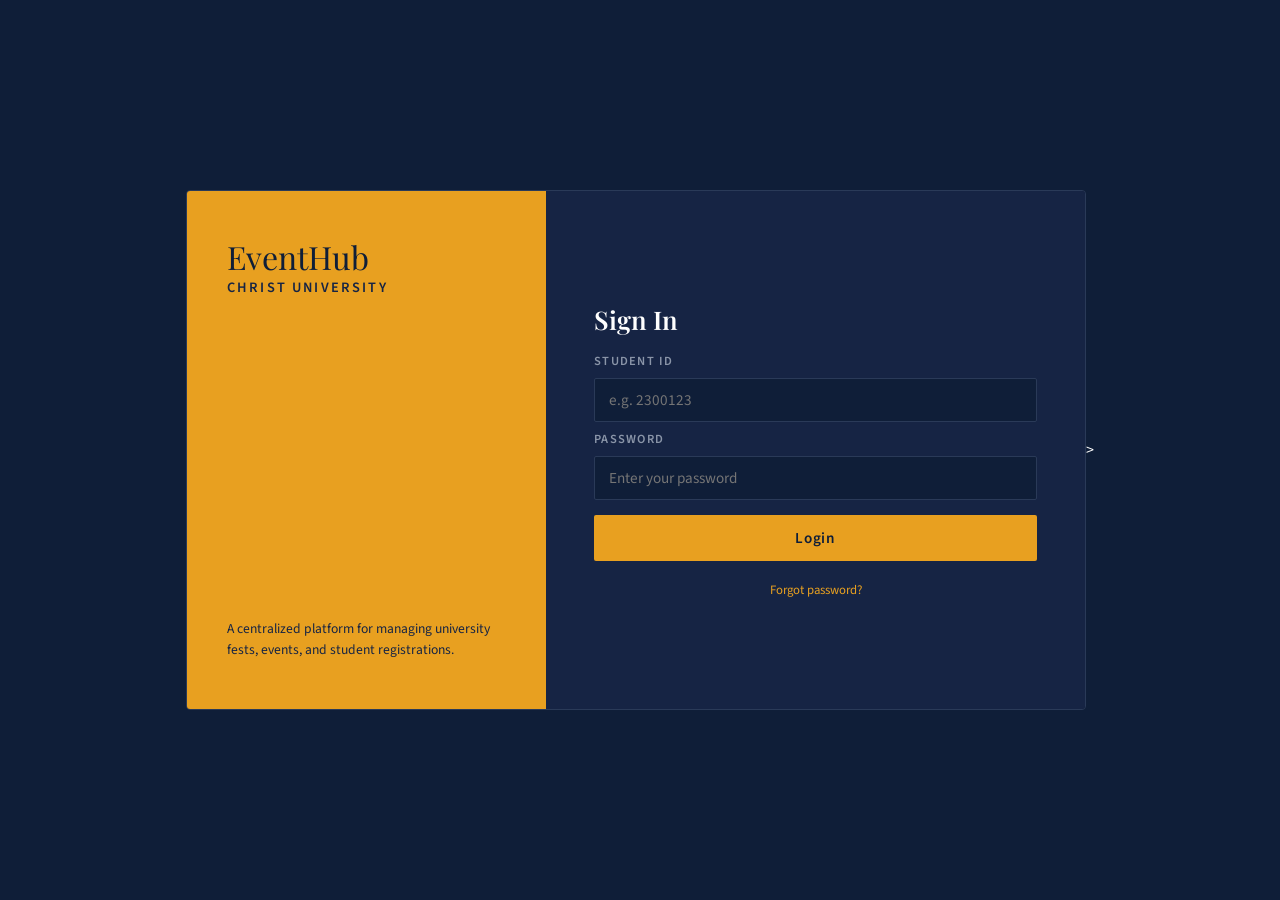
<file: index.html>
<!DOCTYPE html>
<html lang="en">
<head>
  <meta charset="UTF-8" />
  <meta name="viewport" content="width=device-width, initial-scale=1.0" />
  <title>EventHub</title>
  <link href="https://fonts.googleapis.com/css2?family=Playfair+Display:wght@600&family=Source+Sans+3:wght@400;600&display=swap" rel="stylesheet" />
  <link rel="stylesheet" href="CSS\login.css">
</head>
<body>
  <div class="page-wrap">
    <div class="left-panel">
        <div class="brand">
          EventHub
          <span>Christ University</span>
        </div>
      <div class="left-caption">
        A centralized platform for managing university fests, events, and student registrations.
      </div>
    </div>

    <div class="right-panel">
      <h2>Sign In</h2>

      <div class="form-group">
        <label for="student-id">Student ID</label>
        <input type="text" id="student-id" placeholder="e.g. 2300123" />
      </div>

      <div class="form-group">
        <label for="password">Password</label>
        <input type="password" id="password" placeholder="Enter your password" />
      </div>

      <a href="organizer.html" class="btn-login">Login</a>

      <p class="note">
        <a href="#">Forgot password?</a>
      </p>
    </div>
  </div>
</body>
</html>>
</file>
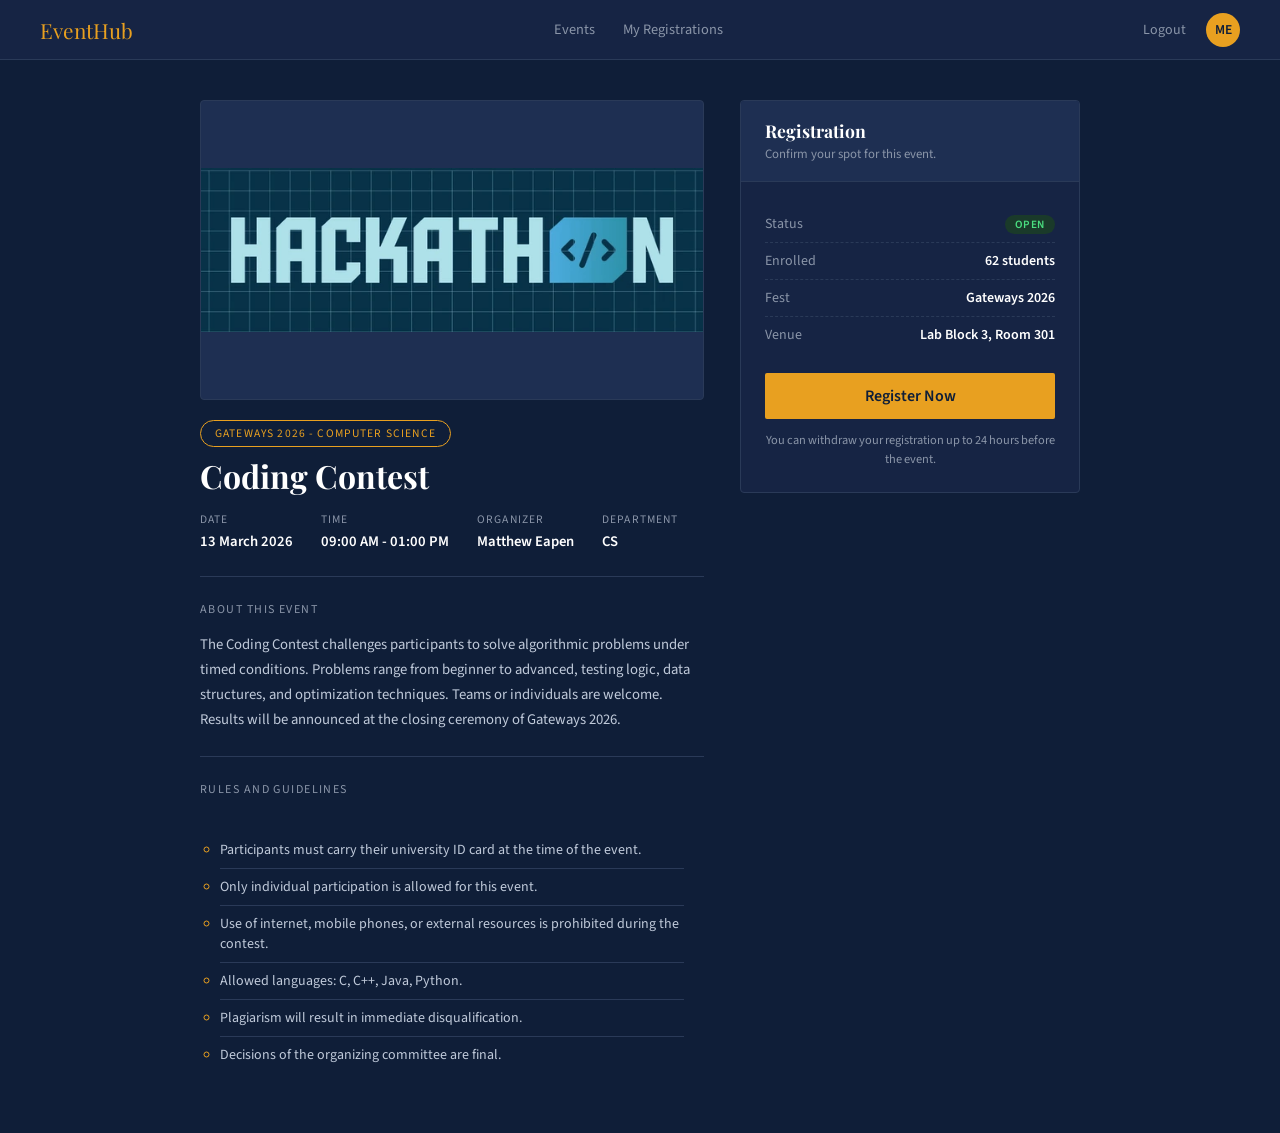
<file: event_detail.html>
<!DOCTYPE html>
<html lang="en">

<head>
    <meta charset="UTF-8" />
    <meta name="viewport" content="width=device-width, initial-scale=1.0" />
    <title>EventHub — Event Detail</title>
    <link
        href="https://fonts.googleapis.com/css2?family=Playfair+Display:wght@600&family=Source+Sans+3:wght@400;600&display=swap"
        rel="stylesheet" />
    <link rel="stylesheet" href="CSS\event_detail.css">
</head>

<body>

    <nav>
        <div class="nav-brand">EventHub</div>
        <div class="nav-links">
            <a href="studenthome.html">Events</a>
            <a href="profile.html">My Registrations</a>
        </div>
        <div class="nav-right">
            <a href="index.html">Logout</a>
            <a href="profile.html">
                <div class="avatar">ME</div>
            </a>
        </div>
    </nav>

    <div class="content">

        <!-- LEFT -->
        <div>
            <div class="image-wrap">
                <img src="images\coding contest.JPG" alt="Coding Contest" style="object-fit:contain ;"/>
            </div>

            <div class="fest-pill">Gateways 2026 - Computer Science</div>
            <h1 class="event-title">Coding Contest</h1>

            <div class="event-meta-row">
                <div class="meta-item">
                    <span class="key">Date</span>
                    <span class="val">13 March 2026</span>
                </div>
                <div class="meta-item">
                    <span class="key">Time</span>
                    <span class="val">09:00 AM - 01:00 PM</span>
                </div>
                <div class="meta-item">
                    <span class="key">Organizer</span>
                    <span class="val">Matthew Eapen</span>
                </div>
                <div class="meta-item">
                    <span class="key">Department</span>
                    <span class="val">CS</span>
                </div>
            </div>

            <hr class="divider" />

            <div class="section-head">About this Event</div>
            <p class="about-text">
                The Coding Contest challenges participants to solve algorithmic problems under timed conditions.
                Problems range from beginner to advanced, testing logic, data structures, and optimization techniques.
                Teams or individuals are welcome. Results will be announced at the closing ceremony of Gateways 2026.
            </p>

            <hr class="divider" />

            <div class="section-head">Rules and Guidelines</div>
            <ul class="rules-list">
                <li>Participants must carry their university ID card at the time of the event.</li>
                <li>Only individual participation is allowed for this event.</li>
                <li>Use of internet, mobile phones, or external resources is prohibited during the contest.</li>
                <li>Allowed languages: C, C++, Java, Python.</li>
                <li>Plagiarism will result in immediate disqualification.</li>
                <li>Decisions of the organizing committee are final.</li>
            </ul>
        </div>

        <!-- RIGHT — Registration Card -->
        <div>
            <div class="reg-card">
                <div class="reg-card-header">
                    <h3>Registration</h3>
                    <p>Confirm your spot for this event.</p>
                </div>
                <div class="reg-card-body">
                    <div class="info-row">
                        <span class="info-key">Status</span>
                        <span class="info-val"><span class="badge-status">Open</span></span>
                    </div>
                    <div class="info-row">
                        <span class="info-key">Enrolled</span>
                        <span class="info-val">62 students</span>
                    </div>
                    <div class="info-row">
                        <span class="info-key">Fest</span>
                        <span class="info-val">Gateways 2026</span>
                    </div>
                    <div class="info-row">
                        <span class="info-key">Venue</span>
                        <span class="info-val">Lab Block 3, Room 301</span>
                    </div>
                    <button class="btn-reg-full">Register Now</button>
                    <p class="reg-note">You can withdraw your registration up to 24 hours before the event.</p>
                </div>
            </div>
        </div>

    </div>


</body>

</html>
</file>
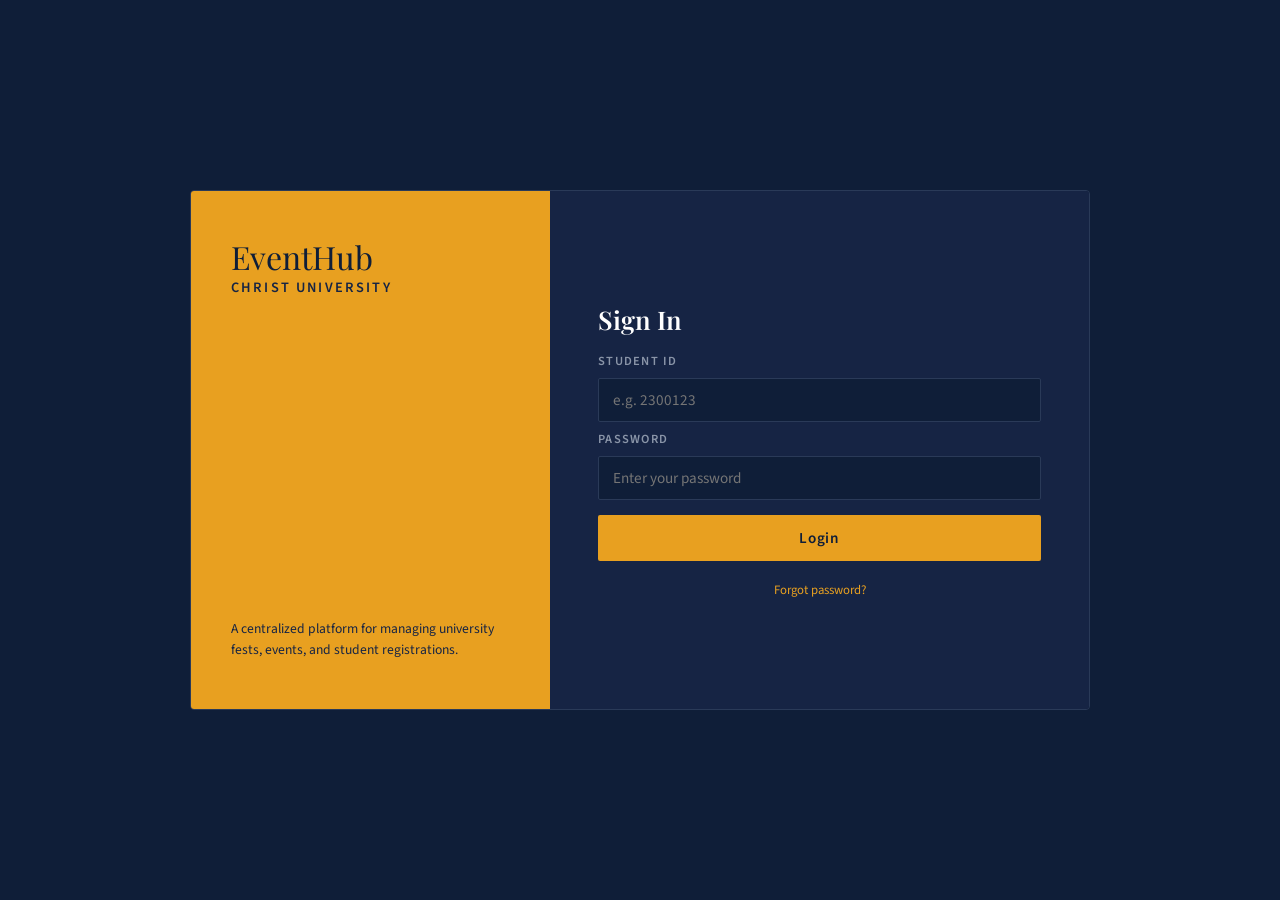
<file: login.html>
<!DOCTYPE html>
<html lang="en">
<head>
  <meta charset="UTF-8" />
  <meta name="viewport" content="width=device-width, initial-scale=1.0" />
  <title>EventHub</title>
  <link href="https://fonts.googleapis.com/css2?family=Playfair+Display:wght@600&family=Source+Sans+3:wght@400;600&display=swap" rel="stylesheet" />
  <link rel="stylesheet" href="CSS\login.css">
</head>
<body>
  <div class="page-wrap">
    <div class="left-panel">
        <div class="brand">
          EventHub
          <span>Christ University</span>
        </div>
      <div class="left-caption">
        A centralized platform for managing university fests, events, and student registrations.
      </div>
    </div>

    <div class="right-panel">
      <h2>Sign In</h2>

      <div class="form-group">
        <label for="student-id">Student ID</label>
        <input type="text" id="student-id" placeholder="e.g. 2300123" />
      </div>

      <div class="form-group">
        <label for="password">Password</label>
        <input type="password" id="password" placeholder="Enter your password" />
      </div>

      <a href="organizer.html" class="btn-login">Login</a>

      <p class="note">
        <a href="#">Forgot password?</a>
      </p>
    </div>
  </div>
</body>
</html>
</file>
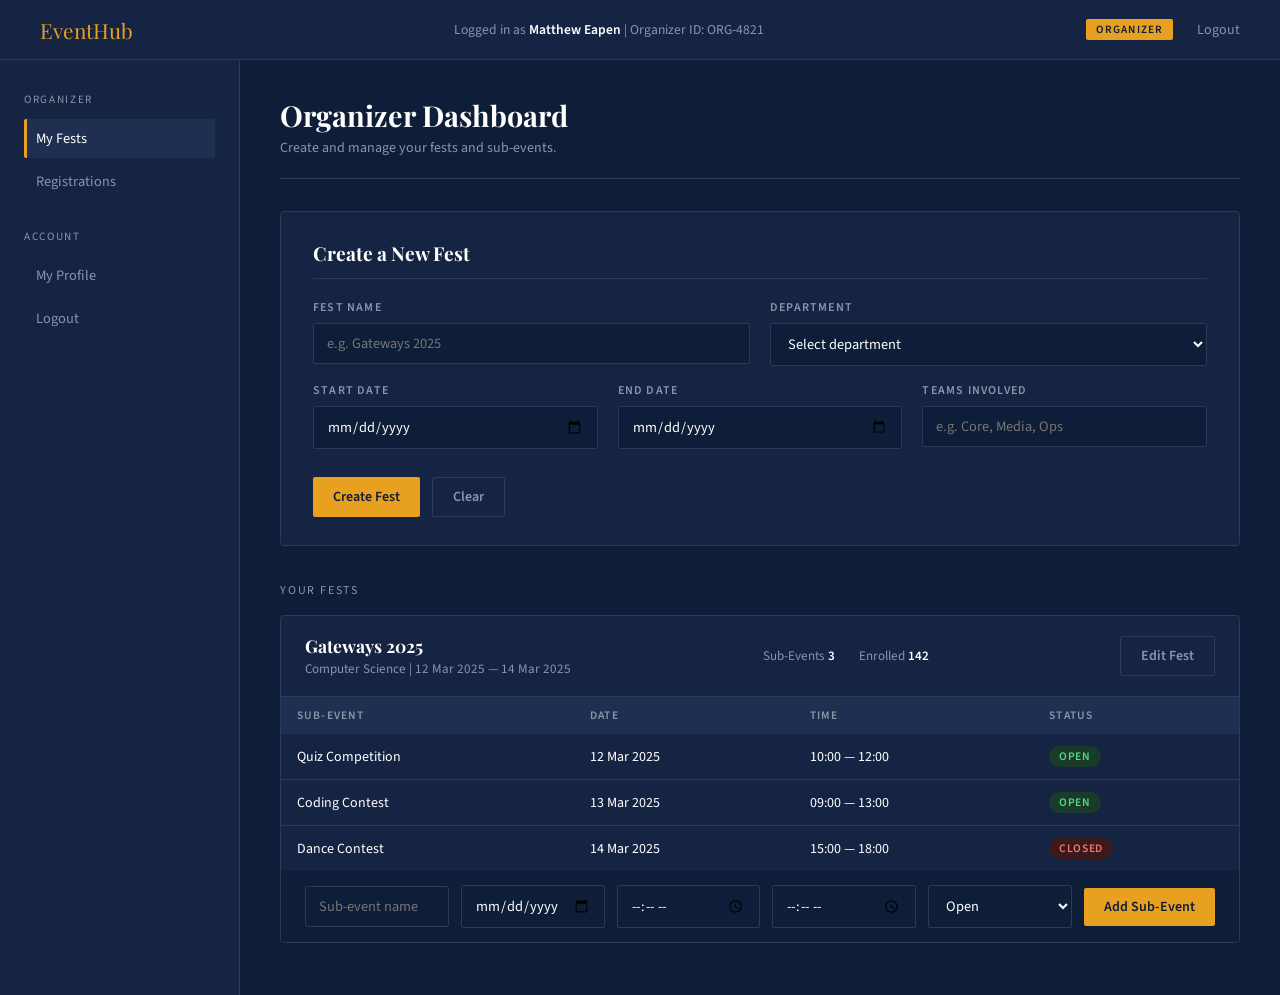
<file: organizer.html>
<!DOCTYPE html>
<html lang="en">
<head>
  <meta charset="UTF-8" />
  <meta name="viewport" content="width=device-width, initial-scale=1.0" />
  <title>EventHub</title>
  <link href="https://fonts.googleapis.com/css2?family=Playfair+Display:wght@600&family=Source+Sans+3:wght@400;600&display=swap" rel="stylesheet" />
  <link rel="stylesheet" href="CSS\organizer.css">
</head>
<body>

  <nav>
    <div class="nav-brand">EventHub</div>
    <div class="nav-info">Logged in as <span>Matthew Eapen</span> | Organizer ID: ORG-4821</div>
    <div class="nav-right">
      <span class="tag-organizer">Organizer</span>
      <a href="studenthome.html">Logout</a>
    </div>
  </nav>

  <div class="layout">

    <aside>
      <div class="sidebar-section">
        <div class="sidebar-label">Organizer</div>
        <a href="#" class="sidebar-link active">My Fests</a>
        <a href="#" class="sidebar-link">Registrations</a>
      </div>
      <div class="sidebar-section">
        <div class="sidebar-label">Account</div>
        <a href="profile.html" class="sidebar-link">My Profile</a>
        <a href="index.html" class="sidebar-link">Logout</a>
      </div>
    </aside>

    <main>
      <div class="page-header">
        <div>
          <h1>Organizer Dashboard</h1>
          <p>Create and manage your fests and sub-events.</p>
        </div>
      </div>

      <!-- Create Fest Form -->
      <div class="form-card">
        <h2>Create a New Fest</h2>
        <div class="form-row">
          <div class="form-group">
            <label for="fest-name">Fest Name</label>
            <input type="text" id="fest-name" placeholder="e.g. Gateways 2025" />
          </div>
          <div class="form-group">
            <label for="dept">Department</label>
            <select id="dept">
              <option value="">Select department</option>
              <option>Computer Science</option>
              <option>Electronics</option>
              <option>Management</option>
              <option>Arts and Humanities</option>
              <option>Science</option>
            </select>
          </div>
        </div>
        <div class="form-row three">
          <div class="form-group">
            <label for="start-date">Start Date</label>
            <input type="date" id="start-date" />
          </div>
          <div class="form-group">
            <label for="end-date">End Date</label>
            <input type="date" id="end-date" />
          </div>
          <div class="form-group">
            <label for="fest-teams">Teams Involved</label>
            <input type="text" id="fest-teams" placeholder="e.g. Core, Media, Ops" />
          </div>
        </div>
        <div class="form-actions">
          <button class="btn btn-primary" onclick="openModal()">Create Fest</button>
          <button class="btn btn-outline">Clear</button>
        </div>
      </div>

      <!-- Existing Fests -->
      <div class="section-title">Your Fests</div>

      <!-- Fest 1 -->
      <div class="fest-card">
        <div class="fest-header">
          <div class="fest-header-left">
            <h3>Gateways 2025</h3>
            <p>Computer Science | 12 Mar 2025 — 14 Mar 2025</p>
          </div>
          <div class="fest-meta">
            <div>Sub-Events  <span>3</span></div>
            <div>Enrolled  <span>142</span></div>
          </div>
          <div class="fest-actions">
            <button class="btn btn-outline">Edit Fest</button>
          </div>
        </div>

        <table class="subevent-table">
          <thead>
            <tr>
              <th>Sub-Event</th>
              <th>Date</th>
              <th>Time</th>
              <th>Status</th>
            </tr>
          </thead>
          <tbody>
            <tr>
              <td>Quiz Competition</td>
              <td>12 Mar 2025</td>
              <td>10:00 — 12:00</td>
              <td><span class="badge badge-open">Open</span></td>
            </tr>
            <tr>
              <td>Coding Contest</td>
              <td>13 Mar 2025</td>
              <td>09:00 — 13:00</td>
              <td><span class="badge badge-open">Open</span></td>
            </tr>
            <tr>
              <td>Dance Contest</td>
              <td>14 Mar 2025</td>
              <td>15:00 — 18:00</td>
              <td><span class="badge badge-closed">Closed</span></td>
            </tr>
          </tbody>
        </table>

        <div class="add-subevent-row">
          <input type="text" placeholder="Sub-event name" />
          <input type="date" />
          <input type="time" placeholder="Start" />
          <input type="time" placeholder="End" />
          <select>
            <option value="open">Open</option>
            <option value="closed">Closed</option>
          </select>
          <button class="btn btn-primary">Add Sub-Event</button>
        </div>
      </div>

    </main>
  </div>

  <div id="confirm-modal" style="display:none; position:fixed; inset:0; background:rgba(0,0,0,0.6); z-index:999; align-items:center; justify-content:center;">
  <div style="background:#162444; border:1px solid #2a3a58; border-radius:4px; padding:36px 40px; max-width:420px; width:90%;">
    <h3 style="font-family:'Playfair Display',serif; font-size:1.2rem; margin-bottom:10px;">Confirm Fest Creation</h3>
    <p style="font-size:0.875rem; color:#8a95a8; margin-bottom:28px; line-height:1.6;">
      Are you sure you want to create this fest? Make sure all details are correct before confirming.
    </p>
    <div style="display:flex; gap:12px; justify-content:flex-end;">
      <button onclick="closeModal()" style="padding:9px 20px; background:transparent; border:1px solid #2a3a58; color:#8a95a8; font-family:'Source Sans 3',sans-serif; font-size:0.875rem; border-radius:2px; cursor:pointer;">
        Cancel
      </button>
      <button onclick="confirmCreate()" style="padding:9px 20px; background:#e8a020; color:#0f1e38; font-family:'Source Sans 3',sans-serif; font-size:0.875rem; font-weight:600; border:none; border-radius:2px; cursor:pointer;">
        Yes, Create Fest
      </button>
    </div>
  </div>
</div>

<script>
  function openModal() {
    const modal = document.getElementById('confirm-modal');
    modal.style.display = 'flex';
  }

  function closeModal() {
    const modal = document.getElementById('confirm-modal');
    modal.style.display = 'none';
  }

  function confirmCreate() {
    closeModal();
    // Your form submission logic goes here
  }
</script>

</body>
</html>
</file>
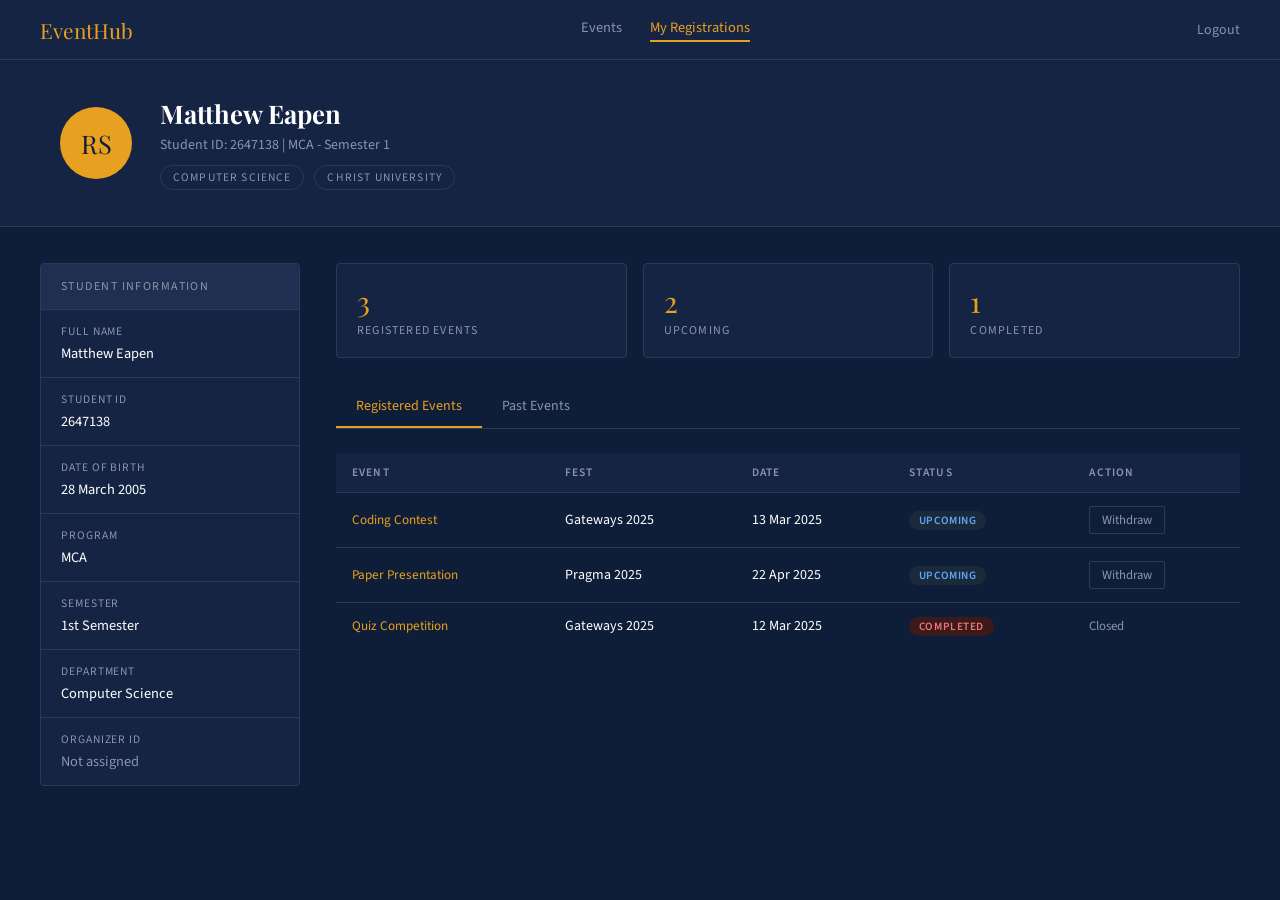
<file: profile.html>
<!DOCTYPE html>
<html lang="en">
<head>
  <meta charset="UTF-8" />
  <meta name="viewport" content="width=device-width, initial-scale=1.0" />
  <title>EventHub — My Profile</title>
  <link href="https://fonts.googleapis.com/css2?family=Playfair+Display:wght@600&family=Source+Sans+3:wght@400;600&display=swap" rel="stylesheet" />
  <link rel="stylesheet" href="CSS\profile.css">
</head>
<body>

  <nav>
    <div class="nav-brand">EventHub</div>
    <div class="nav-links">
      <a href="studenthome.html">Events</a>
      <a href="profile.html" class="active">My Registrations</a>
    </div>
    <div class="nav-right">
      <a href="index.html">Logout</a>
    </div>
  </nav>

  <div class="profile-header">
    <div class="avatar-lg">RS</div>
    <div class="profile-info">
      <h1>Matthew Eapen</h1>
      <p>Student ID: 2647138 | MCA - Semester 1</p>
      <div class="profile-tags">
        <span class="ptag">Computer Science</span>
        <span class="ptag">CHRIST University</span>
      </div>
    </div>
  </div>

  <div class="layout">

    <!-- LEFT: Student Details -->
    <div>
      <div class="details-card">
        <div class="details-card-head">Student Information</div>
        <div class="detail-row">
          <span class="dr-key">Full Name</span>
          <span class="dr-val">Matthew Eapen</span>
        </div>
        <div class="detail-row">
          <span class="dr-key">Student ID</span>
          <span class="dr-val">2647138</span>
        </div>
        <div class="detail-row">
          <span class="dr-key">Date of Birth</span>
          <span class="dr-val">28 March 2005</span>
        </div>
        <div class="detail-row">
          <span class="dr-key">Program</span>
          <span class="dr-val">MCA</span>
        </div>
        <div class="detail-row">
          <span class="dr-key">Semester</span>
          <span class="dr-val">1st Semester</span>
        </div>
        <div class="detail-row">
          <span class="dr-key">Department</span>
          <span class="dr-val">Computer Science</span>
        </div>
        <div class="detail-row">
          <span class="dr-key">Organizer ID</span>
          <span class="dr-val" style="color: var(--muted);">Not assigned</span>
        </div>
      </div>
    </div>

    <!-- RIGHT: Registrations -->
    <div>
      <div class="stat-strip">
        <div class="stat-box">
          <div class="s-num">3</div>
          <div class="s-label">Registered Events</div>
        </div>
        <div class="stat-box">
          <div class="s-num">2</div>
          <div class="s-label">Upcoming</div>
        </div>
        <div class="stat-box">
          <div class="s-num">1</div>
          <div class="s-label">Completed</div>
        </div>
      </div>

      <div class="tabs">
        <button class="tab active">Registered Events</button>
        <button class="tab">Past Events</button>
      </div>

      <table class="reg-table">
        <thead>
          <tr>
            <th>Event</th>
            <th>Fest</th>
            <th>Date</th>
            <th>Status</th>
            <th>Action</th>
          </tr>
        </thead>
        <tbody>
          <tr>
            <td><a href="event_detail.html" class="link-view">Coding Contest</a></td>
            <td>Gateways 2025</td>
            <td>13 Mar 2025</td>
            <td><span class="badge badge-upcoming">Upcoming</span></td>
            <td><button class="withdraw-btn">Withdraw</button></td>
          </tr>
          <tr>
            <td><a href="event_detail.html" class="link-view">Paper Presentation</a></td>
            <td>Pragma 2025</td>
            <td>22 Apr 2025</td>
            <td><span class="badge badge-upcoming">Upcoming</span></td>
            <td><button class="withdraw-btn">Withdraw</button></td>
          </tr>
          <tr>
            <td><a href="event_detail.html" class="link-view">Quiz Competition</a></td>
            <td>Gateways 2025</td>
            <td>12 Mar 2025</td>
            <td><span class="badge badge-closed">Completed</span></td>
            <td><span style="font-size:0.8rem;color:var(--muted);">Closed</span></td>
          </tr>
        </tbody>
      </table>
    </div>

  </div>

</body>
</html>
</file>
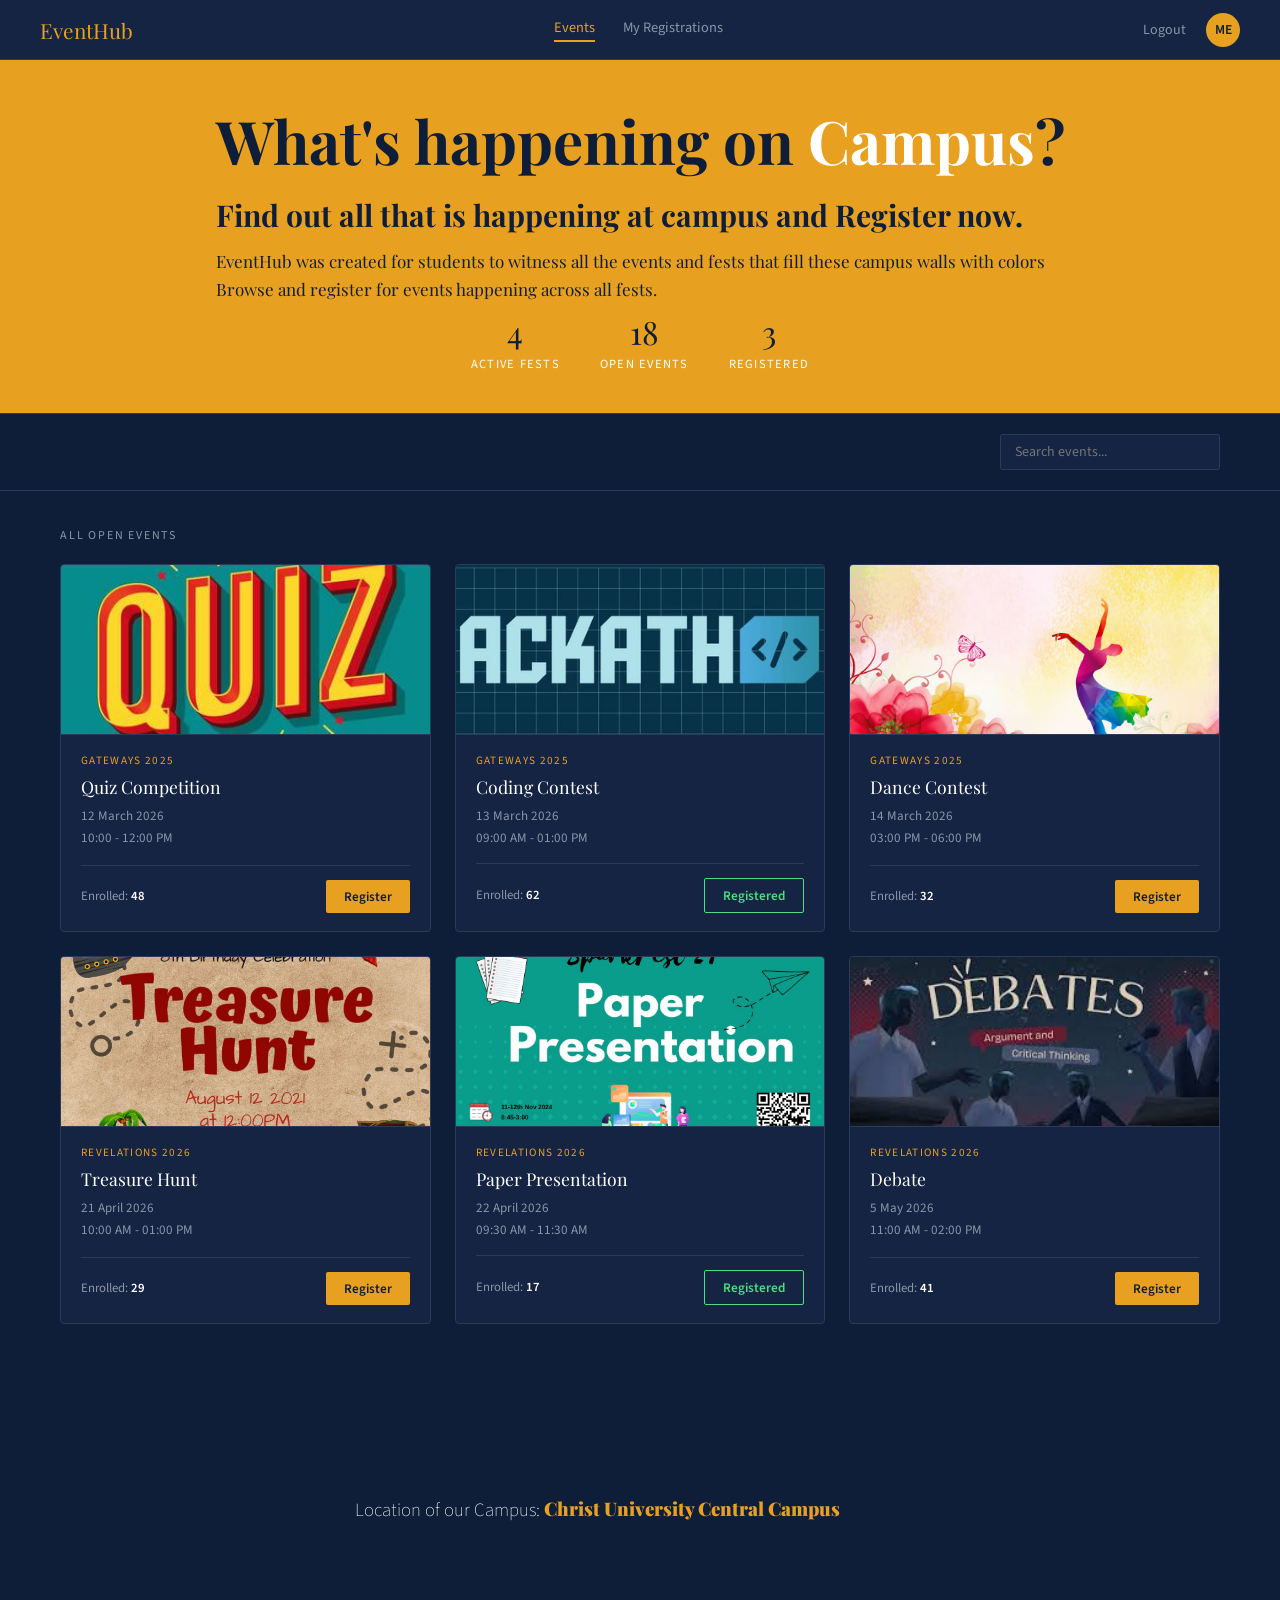
<file: studenthome.html>
<!DOCTYPE html>
<html lang="en">

<head>
    <meta charset="UTF-8" />
    <meta name="viewport" content="width=device-width, initial-scale=1.0" />
    <title>EventHub</title>
    <link
        href="https://fonts.googleapis.com/css2?family=Playfair+Display:wght@600&family=Source+Sans+3:wght@400;600&display=swap"
        rel="stylesheet" />
    <link rel="stylesheet" href="CSS\studenthome.css">
</head>

<body>

    <nav>
        <div class="nav-brand">EventHub</div>
        <div class="nav-links">
            <a href="studenthome.html" class="active">Events</a>
            <a href="profile.html">My Registrations</a>
        </div>
        <div class="nav-right">
            <a href="index.html">Logout</a>
            <a href="profile.html">
                <div class="avatar">ME</div>
            </a>
        </div>
    </nav>

    <div class="hero">
        <div>
            <h1 class="hero-title">What's happening on <span>Campus</span>?</h1>
            <h2 class="hero-sub-title">Find out all that is happening at campus and Register now.</h2>
            <p class="p1">EventHub was created for students to witness all the events and fests that fill these campus
                walls with colors</p>
            <p calss="p2">Browse and register for events happening across all fests.</p>
        </div>
        <div class="hero-stats">
            <div class="stat">
                <div class="number">4</div>
                <div class="label">Active Fests</div>
            </div>
            <div class="stat">
                <div class="number">18</div>
                <div class="label">Open Events</div>
            </div>
            <div class="stat">
                <div class="number">3</div>
                <div class="label">Registered</div>
            </div>
        </div>
    </div>

    <div class="filter-bar">
        <input class="filter-search" type="text" placeholder="Search events..." />
    </div>

    <div class="content">
        <div class="section-label">All Open Events</div>
        <div class="grid">

            <!-- Card 1 -->
            <div class="event-card">
                <div class="card-img-placeholder">
                    <img src="images\quiz comp.jpg" alt="Quiz Competition"
                        style="width:100%;height:100%;object-fit:cover;display:block;" />
                </div>
                <div class="card-body">
                    <div class="card-fest-tag">Gateways 2025</div>
                    <div class="card-title">Quiz Competition</div>
                    <div class="card-meta">
                        <span>12 March 2026</span>
                        <span>10:00 - 12:00 PM</span>
                    </div>
                    <div class="card-footer">
                        <div class="enrolled-count">Enrolled: <span>48</span></div>
                        <a href="event_detail.html" class="btn-register">Register</a>
                    </div>
                </div>
            </div>

            <!-- Card 2 -->
            <div class="event-card">
                <div class="card-img-placeholder">
                    <img src="images\coding contest.JPG" alt="Coding Contest"
                        style="width:100%;height:100%;object-fit:cover;display:block;" />
                </div>
                <div class="card-body">
                    <div class="card-fest-tag">Gateways 2025</div>
                    <div class="card-title">Coding Contest</div>
                    <div class="card-meta">
                        <span>13 March 2026</span>
                        <span>09:00 AM - 01:00 PM</span>
                    </div>
                    <div class="card-footer">
                        <div class="enrolled-count">Enrolled: <span>62</span></div>
                        <a href="event_detail.html" class="btn-register registered">Registered</a>
                    </div>
                </div>
            </div>

            <!-- Card 3 -->
            <div class="event-card">
                <div class="card-img-placeholder">
                    <img src="images\dance contest.jpg" alt="Dance Contest"
                        style="width:100%;height:100%;object-fit:cover;display:block;" />
                </div>
                <div class="card-body">
                    <div class="card-fest-tag">Gateways 2025</div>
                    <div class="card-title">Dance Contest</div>
                    <div class="card-meta">
                        <span>14 March 2026</span>
                        <span>03:00 PM - 06:00 PM</span>
                    </div>
                    <div class="card-footer">
                        <div class="enrolled-count">Enrolled: <span>32</span></div>
                        <a href="event_detail.html" class="btn-register">Register</a>
                    </div>
                </div>
            </div>

            <!-- Card 4 -->
            <div class="event-card">
                <div class="card-img-placeholder">
                    <img src="images\treasure hunt.jpg" alt="treasure Hunt"
                        style="width:100%;height:100%;object-fit:cover;display:block;" />
                </div>
                <div class="card-body">
                    <div class="card-fest-tag">Revelations 2026</div>
                    <div class="card-title">Treasure Hunt</div>
                    <div class="card-meta">
                        <span>21 April 2026</span>
                        <span>10:00 AM - 01:00 PM</span>
                    </div>
                    <div class="card-footer">
                        <div class="enrolled-count">Enrolled: <span>29</span></div>
                        <a href="event_detail.html" class="btn-register">Register</a>
                    </div>
                </div>
            </div>

            <!-- Card 5 -->
            <div class="event-card">
                <div class="card-img-placeholder">
                    <img src="images\paper present.jpg" alt="Paper Presentation"
                        style="width:100%;height:100%;object-fit:cover;display:block;" />
                </div>
                <div class="card-body">
                    <div class="card-fest-tag">Revelations 2026</div>
                    <div class="card-title">Paper Presentation</div>
                    <div class="card-meta">
                        <span>22 April 2026</span>
                        <span>09:30 AM - 11:30 AM</span>
                    </div>
                    <div class="card-footer">
                        <div class="enrolled-count">Enrolled: <span>17</span></div>
                        <a href="event_detail.html" class="btn-register registered">Registered</a>
                    </div>
                </div>
            </div>

            <!-- Card 6 -->
            <div class="event-card">
                <div class="card-img-placeholder">
                    <img src="images\Debate.jpg" alt="Debate"
                        style="width:100%;height:100%;object-fit:cover;display:block;" />
                </div>
                <div class="card-body">
                    <div class="card-fest-tag">Revelations 2026</div>
                    <div class="card-title">Debate</div>
                    <div class="card-meta">
                        <span>5 May 2026</span>
                        <span>11:00 AM - 02:00 PM</span>
                    </div>
                    <div class="card-footer">
                        <div class="enrolled-count">Enrolled: <span>41</span></div>
                        <a href="event_detail.html" class="btn-register">Register</a>
                    </div>
                </div>
            </div>

        </div>
    </div>
    <div class="footer">
        <iframe
            src="https://www.google.com/maps/embed?pb=!1m18!1m12!1m3!1d3888.5539770840937!2d77.60361077454607!3d12.936363415650971!2m3!1f0!2f0!3f0!3m2!1i1024!2i768!4f13.1!3m3!1m2!1s0x3bae15b2e0d7a72d%3A0x51f0da63b10b8438!2sChrist%20University%20Front%20Gate!5e0!3m2!1sen!2sin!4v1781836753337!5m2!1sen!2sin"
            width="25%" height="300px" style="border:0;" allowfullscreen="" loading="lazy"
            referrerpolicy="no-referrer-when-downgrade"></iframe>

        <h3>Location of our Campus:<span> Christ University Central Campus</span></h3>
    </div>


</body>

</html>
</file>
